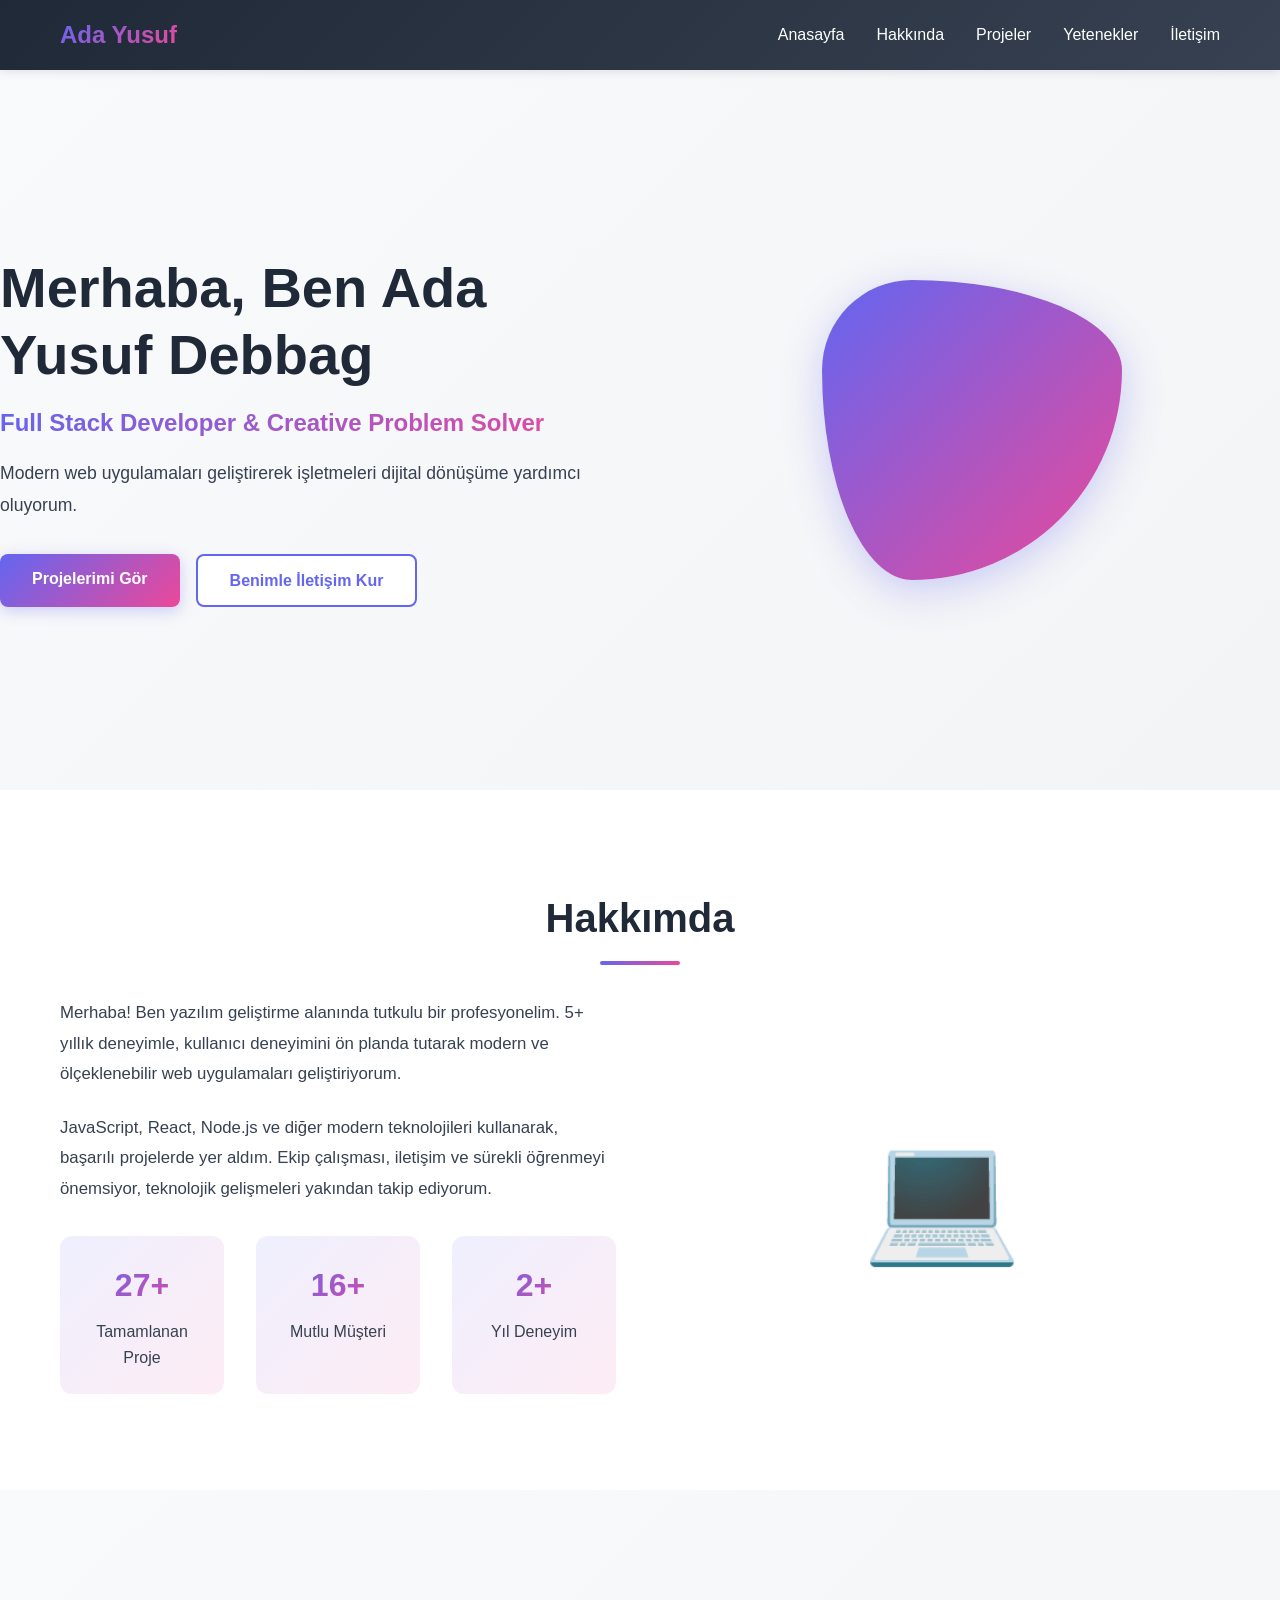
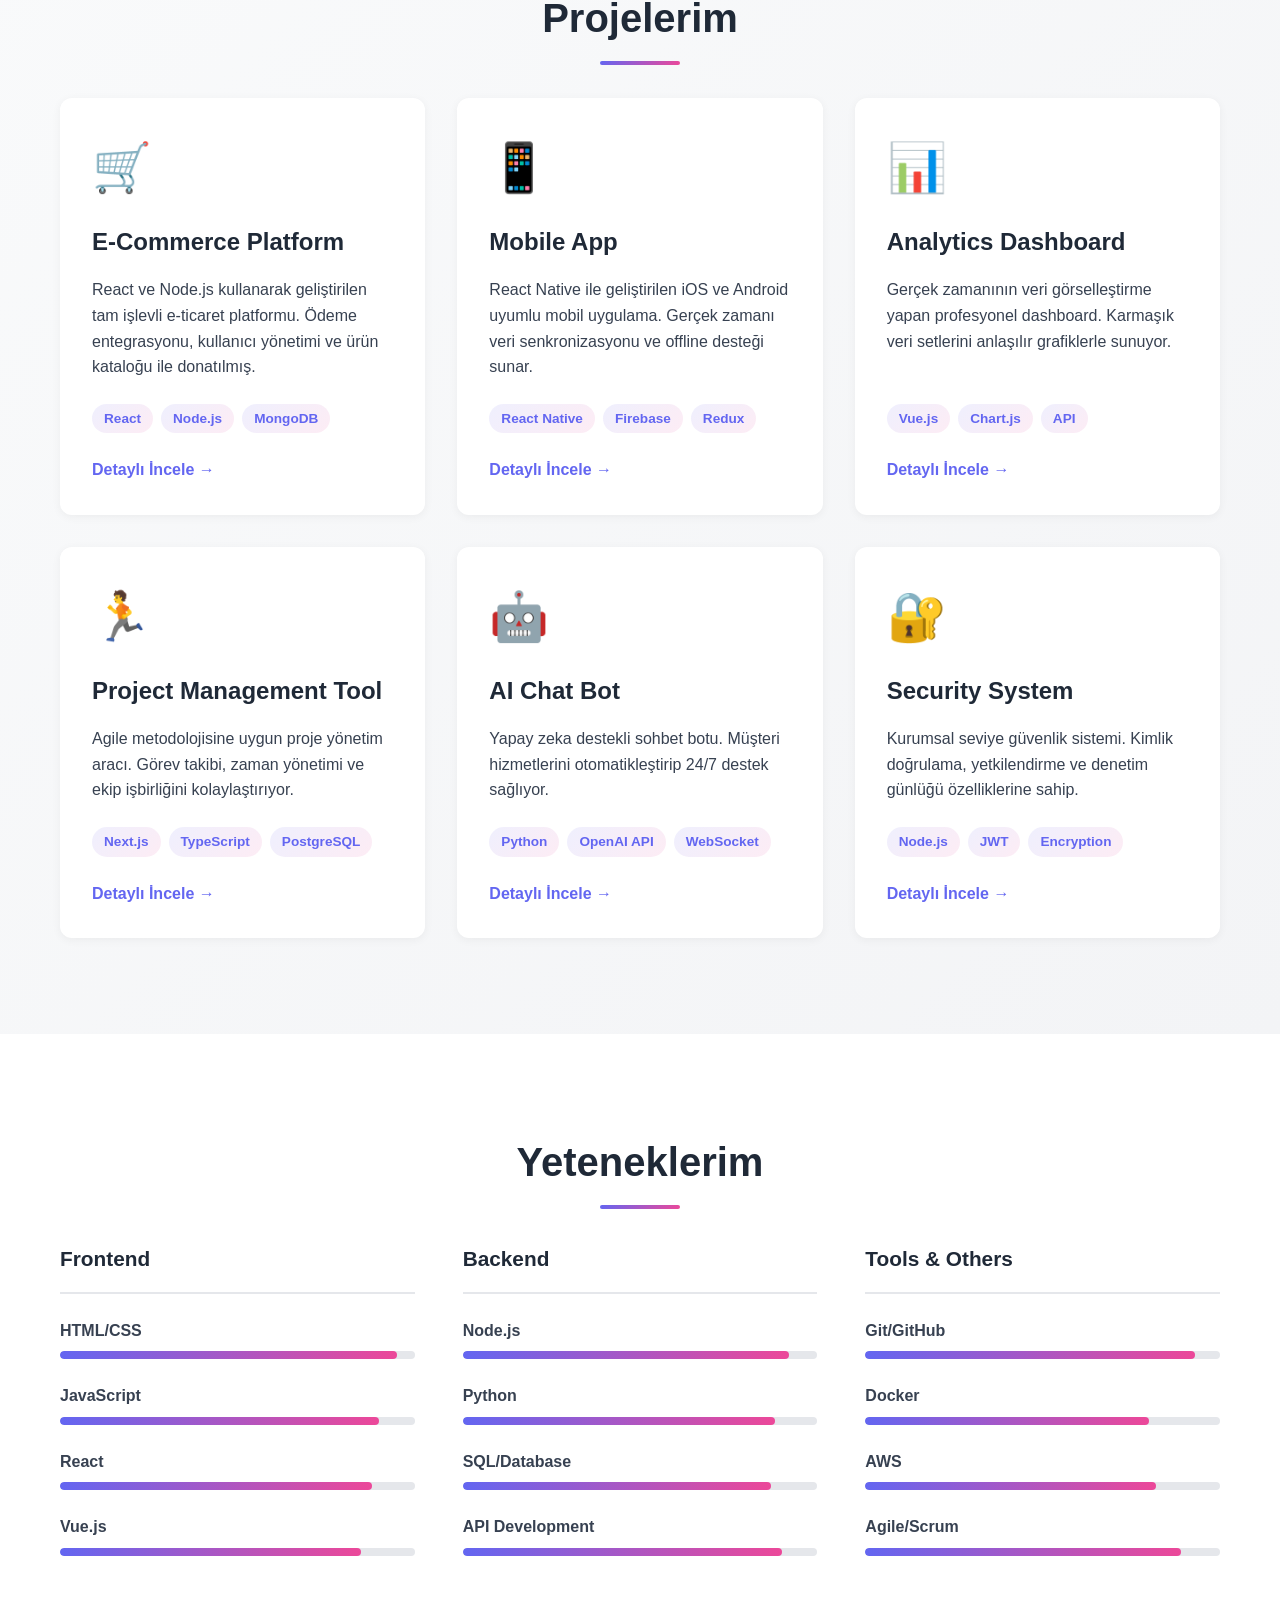
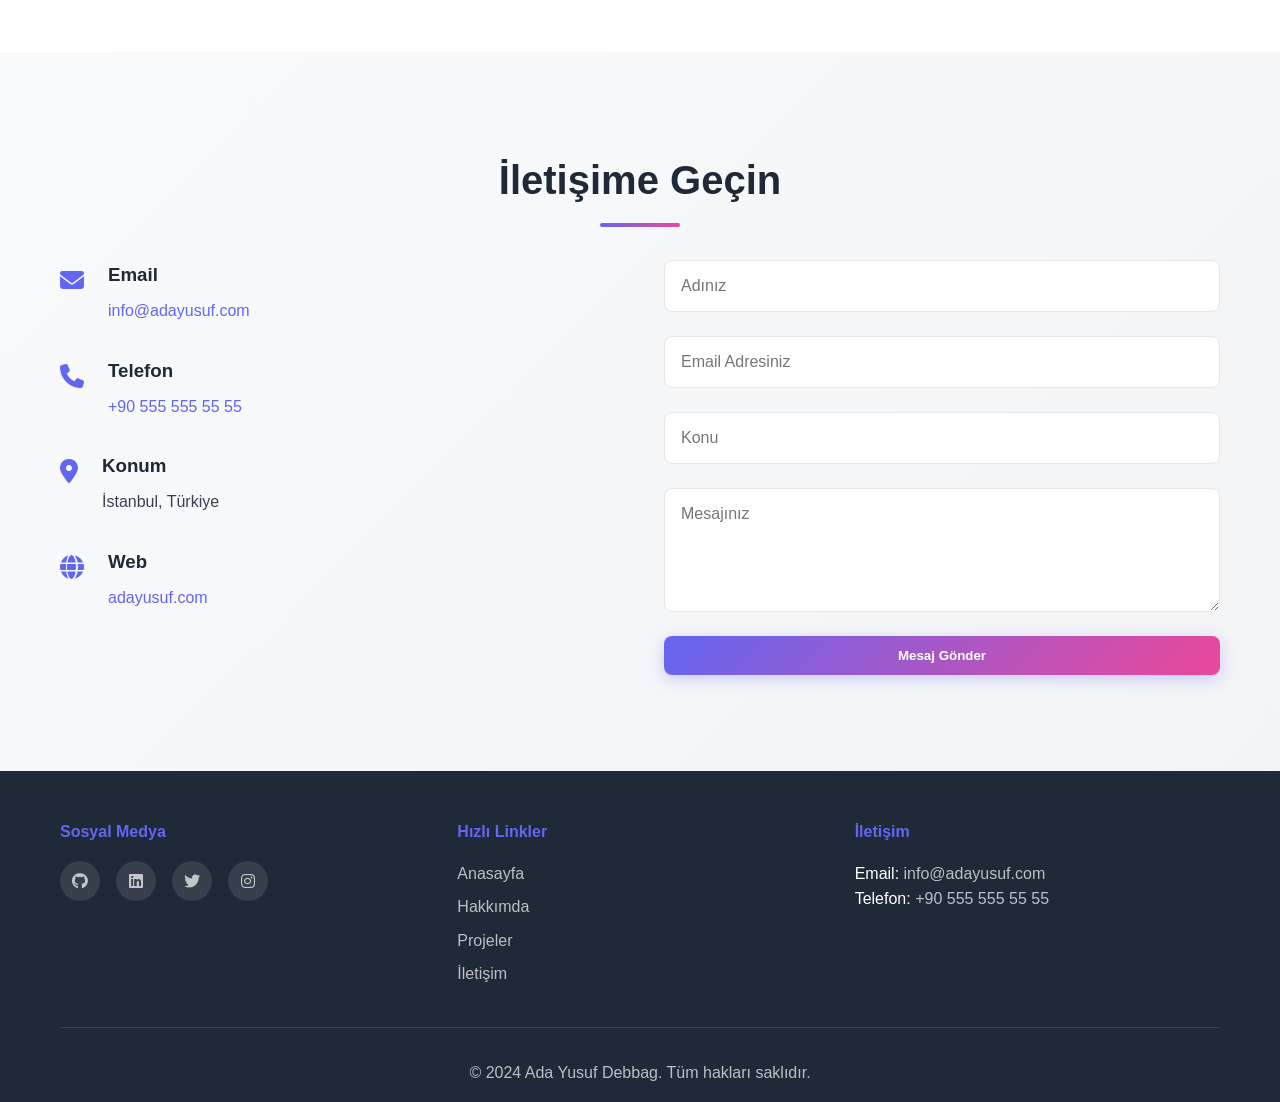
<file: index.html>
<!DOCTYPE html>
<html lang="tr">
<head>
    <meta charset="UTF-8">
    <meta name="viewport" content="width=device-width, initial-scale=1.0">
    <title>Profesyonel Portföy - Ada Yusuf Debbag</title>
    <link rel="stylesheet" href="styles.css">
    <link rel="stylesheet" href="https://cdnjs.cloudflare.com/ajax/libs/font-awesome/6.4.0/css/all.min.css">
</head>
<body>
    <!-- Navigation -->
    <nav class="navbar">
        <div class="container">
            <div class="nav-brand">Ada Yusuf</div>
            <ul class="nav-menu">
                <li><a href="#home" class="nav-link">Anasayfa</a></li>
                <li><a href="#about" class="nav-link">Hakkında</a></li>
                <li><a href="#projects" class="nav-link">Projeler</a></li>
                <li><a href="#skills" class="nav-link">Yetenekler</a></li>
                <li><a href="#contact" class="nav-link">İletişim</a></li>
            </ul>
            <div class="hamburger">
                <span></span>
                <span></span>
                <span></span>
            </div>
        </div>
    </nav>

    <!-- Hero Section -->
    <section id="home" class="hero">
        <div class="hero-content">
            <h1 class="hero-title">Merhaba, Ben Ada Yusuf Debbag</h1>
            <p class="hero-subtitle">Full Stack Developer & Creative Problem Solver</p>
            <p class="hero-description">Modern web uygulamaları geliştirerek işletmeleri dijital dönüşüme yardımcı oluyorum.</p>
            <div class="hero-buttons">
                <a href="#projects" class="btn btn-primary">Projelerimi Gör</a>
                <a href="#contact" class="btn btn-secondary">Benimle İletişim Kur</a>
            </div>
        </div>
        <div class="hero-image">
            <div class="animated-shape"></div>
        </div>
    </section>

    <!-- About Section -->
    <section id="about" class="about">
        <div class="container">
            <h2 class="section-title">Hakkımda</h2>
            <div class="about-content">
                <div class="about-text">
                    <p>Merhaba! Ben yazılım geliştirme alanında tutkulu bir profesyonelim. 5+ yıllık deneyimle, kullanıcı deneyimini ön planda tutarak modern ve ölçeklenebilir web uygulamaları geliştiriyorum.</p>
                    <p>JavaScript, React, Node.js ve diğer modern teknolojileri kullanarak, başarılı projelerde yer aldım. Ekip çalışması, iletişim ve sürekli öğrenmeyi önemsiyor, teknolojik gelişmeleri yakından takip ediyorum.</p>
                    <div class="about-stats">
                        <div class="stat">
                            <span class="stat-number">50</span>
                            <span class="stat-label">Tamamlanan Proje</span>
                        </div>
                        <div class="stat">
                            <span class="stat-number">30</span>
                            <span class="stat-label">Mutlu Müşteri</span>
                        </div>
                        <div class="stat">
                            <span class="stat-number">5</span>
                            <span class="stat-label">Yıl Deneyim</span>
                        </div>
                    </div>
                </div>
                <div class="about-image">
                    <div class="image-placeholder">💻</div>
                </div>
            </div>
        </div>
    </section>

    <!-- Projects Section -->
    <section id="projects" class="projects">
        <div class="container">
            <h2 class="section-title">Projelerim</h2>
            <div class="projects-grid">
                <div class="project-card">
                    <div class="project-image">🛒</div>
                    <h3>E-Commerce Platform</h3>
                    <p>React ve Node.js kullanarak geliştirilen tam işlevli e-ticaret platformu. Ödeme entegrasyonu, kullanıcı yönetimi ve ürün kataloğu ile donatılmış.</p>
                    <div class="project-tech">
                        <span class="tech-badge">React</span>
                        <span class="tech-badge">Node.js</span>
                        <span class="tech-badge">MongoDB</span>
                    </div>
                    <a href="#" class="project-link">Detaylı İncele →</a>
                </div>

                <div class="project-card">
                    <div class="project-image">📱</div>
                    <h3>Mobile App</h3>
                    <p>React Native ile geliştirilen iOS ve Android uyumlu mobil uygulama. Gerçek zamanı veri senkronizasyonu ve offline desteği sunar.</p>
                    <div class="project-tech">
                        <span class="tech-badge">React Native</span>
                        <span class="tech-badge">Firebase</span>
                        <span class="tech-badge">Redux</span>
                    </div>
                    <a href="#" class="project-link">Detaylı İncele →</a>
                </div>

                <div class="project-card">
                    <div class="project-image">📊</div>
                    <h3>Analytics Dashboard</h3>
                    <p>Gerçek zamanının veri görselleştirme yapan profesyonel dashboard. Karmaşık veri setlerini anlaşılır grafiklerle sunuyor.</p>
                    <div class="project-tech">
                        <span class="tech-badge">Vue.js</span>
                        <span class="tech-badge">Chart.js</span>
                        <span class="tech-badge">API</span>
                    </div>
                    <a href="#" class="project-link">Detaylı İncele →</a>
                </div>

                <div class="project-card">
                    <div class="project-image">🏃</div>
                    <h3>Project Management Tool</h3>
                    <p>Agile metodolojisine uygun proje yönetim aracı. Görev takibi, zaman yönetimi ve ekip işbirliğini kolaylaştırıyor.</p>
                    <div class="project-tech">
                        <span class="tech-badge">Next.js</span>
                        <span class="tech-badge">TypeScript</span>
                        <span class="tech-badge">PostgreSQL</span>
                    </div>
                    <a href="#" class="project-link">Detaylı İncele →</a>
                </div>

                <div class="project-card">
                    <div class="project-image">🤖</div>
                    <h3>AI Chat Bot</h3>
                    <p>Yapay zeka destekli sohbet botu. Müşteri hizmetlerini otomatikleştirip 24/7 destek sağlıyor.</p>
                    <div class="project-tech">
                        <span class="tech-badge">Python</span>
                        <span class="tech-badge">OpenAI API</span>
                        <span class="tech-badge">WebSocket</span>
                    </div>
                    <a href="#" class="project-link">Detaylı İncele →</a>
                </div>

                <div class="project-card">
                    <div class="project-image">🔐</div>
                    <h3>Security System</h3>
                    <p>Kurumsal seviye güvenlik sistemi. Kimlik doğrulama, yetkilendirme ve denetim günlüğü özelliklerine sahip.</p>
                    <div class="project-tech">
                        <span class="tech-badge">Node.js</span>
                        <span class="tech-badge">JWT</span>
                        <span class="tech-badge">Encryption</span>
                    </div>
                    <a href="#" class="project-link">Detaylı İncele →</a>
                </div>
            </div>
        </div>
    </section>

    <!-- Skills Section -->
    <section id="skills" class="skills">
        <div class="container">
            <h2 class="section-title">Yeteneklerim</h2>
            <div class="skills-grid">
                <div class="skill-category">
                    <h3>Frontend</h3>
                    <div class="skill-list">
                        <div class="skill-item">
                            <span class="skill-name">HTML/CSS</span>
                            <div class="skill-bar">
                                <div class="skill-progress" style="width: 95%"></div>
                            </div>
                        </div>
                        <div class="skill-item">
                            <span class="skill-name">JavaScript</span>
                            <div class="skill-bar">
                                <div class="skill-progress" style="width: 90%"></div>
                            </div>
                        </div>
                        <div class="skill-item">
                            <span class="skill-name">React</span>
                            <div class="skill-bar">
                                <div class="skill-progress" style="width: 88%"></div>
                            </div>
                        </div>
                        <div class="skill-item">
                            <span class="skill-name">Vue.js</span>
                            <div class="skill-bar">
                                <div class="skill-progress" style="width: 85%"></div>
                            </div>
                        </div>
                    </div>
                </div>

                <div class="skill-category">
                    <h3>Backend</h3>
                    <div class="skill-list">
                        <div class="skill-item">
                            <span class="skill-name">Node.js</span>
                            <div class="skill-bar">
                                <div class="skill-progress" style="width: 92%"></div>
                            </div>
                        </div>
                        <div class="skill-item">
                            <span class="skill-name">Python</span>
                            <div class="skill-bar">
                                <div class="skill-progress" style="width: 88%"></div>
                            </div>
                        </div>
                        <div class="skill-item">
                            <span class="skill-name">SQL/Database</span>
                            <div class="skill-bar">
                                <div class="skill-progress" style="width: 87%"></div>
                            </div>
                        </div>
                        <div class="skill-item">
                            <span class="skill-name">API Development</span>
                            <div class="skill-bar">
                                <div class="skill-progress" style="width: 90%"></div>
                            </div>
                        </div>
                    </div>
                </div>

                <div class="skill-category">
                    <h3>Tools & Others</h3>
                    <div class="skill-list">
                        <div class="skill-item">
                            <span class="skill-name">Git/GitHub</span>
                            <div class="skill-bar">
                                <div class="skill-progress" style="width: 93%"></div>
                            </div>
                        </div>
                        <div class="skill-item">
                            <span class="skill-name">Docker</span>
                            <div class="skill-bar">
                                <div class="skill-progress" style="width: 80%"></div>
                            </div>
                        </div>
                        <div class="skill-item">
                            <span class="skill-name">AWS</span>
                            <div class="skill-bar">
                                <div class="skill-progress" style="width: 82%"></div>
                            </div>
                        </div>
                        <div class="skill-item">
                            <span class="skill-name">Agile/Scrum</span>
                            <div class="skill-bar">
                                <div class="skill-progress" style="width: 89%"></div>
                            </div>
                        </div>
                    </div>
                </div>
            </div>
        </div>
    </section>

    <!-- Contact Section -->
    <section id="contact" class="contact">
        <div class="container">
            <h2 class="section-title">İletişime Geçin</h2>
            <div class="contact-content">
                <div class="contact-info">
                    <div class="contact-item">
                        <i class="fas fa-envelope"></i>
                        <div>
                            <h3>Email</h3>
                            <p><a href="mailto:info@adayusuf.com">info@adayusuf.com</a></p>
                        </div>
                    </div>
                    <div class="contact-item">
                        <i class="fas fa-phone"></i>
                        <div>
                            <h3>Telefon</h3>
                            <p><a href="tel:+905555555555">+90 555 555 55 55</a></p>
                        </div>
                    </div>
                    <div class="contact-item">
                        <i class="fas fa-map-marker-alt"></i>
                        <div>
                            <h3>Konum</h3>
                            <p>İstanbul, Türkiye</p>
                        </div>
                    </div>
                    <div class="contact-item">
                        <i class="fas fa-globe"></i>
                        <div>
                            <h3>Web</h3>
                            <p><a href="https://adayusuf.com">adayusuf.com</a></p>
                        </div>
                    </div>
                </div>

                <form class="contact-form" id="contactForm">
                    <div class="form-group">
                        <input type="text" placeholder="Adınız" required>
                    </div>
                    <div class="form-group">
                        <input type="email" placeholder="Email Adresiniz" required>
                    </div>
                    <div class="form-group">
                        <input type="text" placeholder="Konu">
                    </div>
                    <div class="form-group">
                        <textarea placeholder="Mesajınız" rows="5" required></textarea>
                    </div>
                    <button type="submit" class="btn btn-primary">Mesaj Gönder</button>
                </form>
            </div>
        </div>
    </section>

    <!-- Footer -->
    <footer class="footer">
        <div class="container">
            <div class="footer-content">
                <div class="footer-section">
                    <h4>Sosyal Medya</h4>
                    <div class="social-links">
                        <a href="https://github.com" target="_blank" title="GitHub"><i class="fab fa-github"></i></a>
                        <a href="https://linkedin.com" target="_blank" title="LinkedIn"><i class="fab fa-linkedin"></i></a>
                        <a href="https://twitter.com" target="_blank" title="Twitter"><i class="fab fa-twitter"></i></a>
                        <a href="https://instagram.com" target="_blank" title="Instagram"><i class="fab fa-instagram"></i></a>
                    </div>
                </div>
                <div class="footer-section">
                    <h4>Hızlı Linkler</h4>
                    <ul>
                        <li><a href="#home">Anasayfa</a></li>
                        <li><a href="#about">Hakkımda</a></li>
                        <li><a href="#projects">Projeler</a></li>
                        <li><a href="#contact">İletişim</a></li>
                    </ul>
                </div>
                <div class="footer-section">
                    <h4>İletişim</h4>
                    <p>Email: <a href="mailto:info@adayusuf.com">info@adayusuf.com</a></p>
                    <p>Telefon: <a href="tel:+905555555555">+90 555 555 55 55</a></p>
                </div>
            </div>
            <div class="footer-bottom">
                <p>&copy; 2024 Ada Yusuf Debbag. Tüm hakları saklıdır.</p>
            </div>
        </div>
    </footer>

    <script src="script.js"></script>
</body>
</html>
</file>
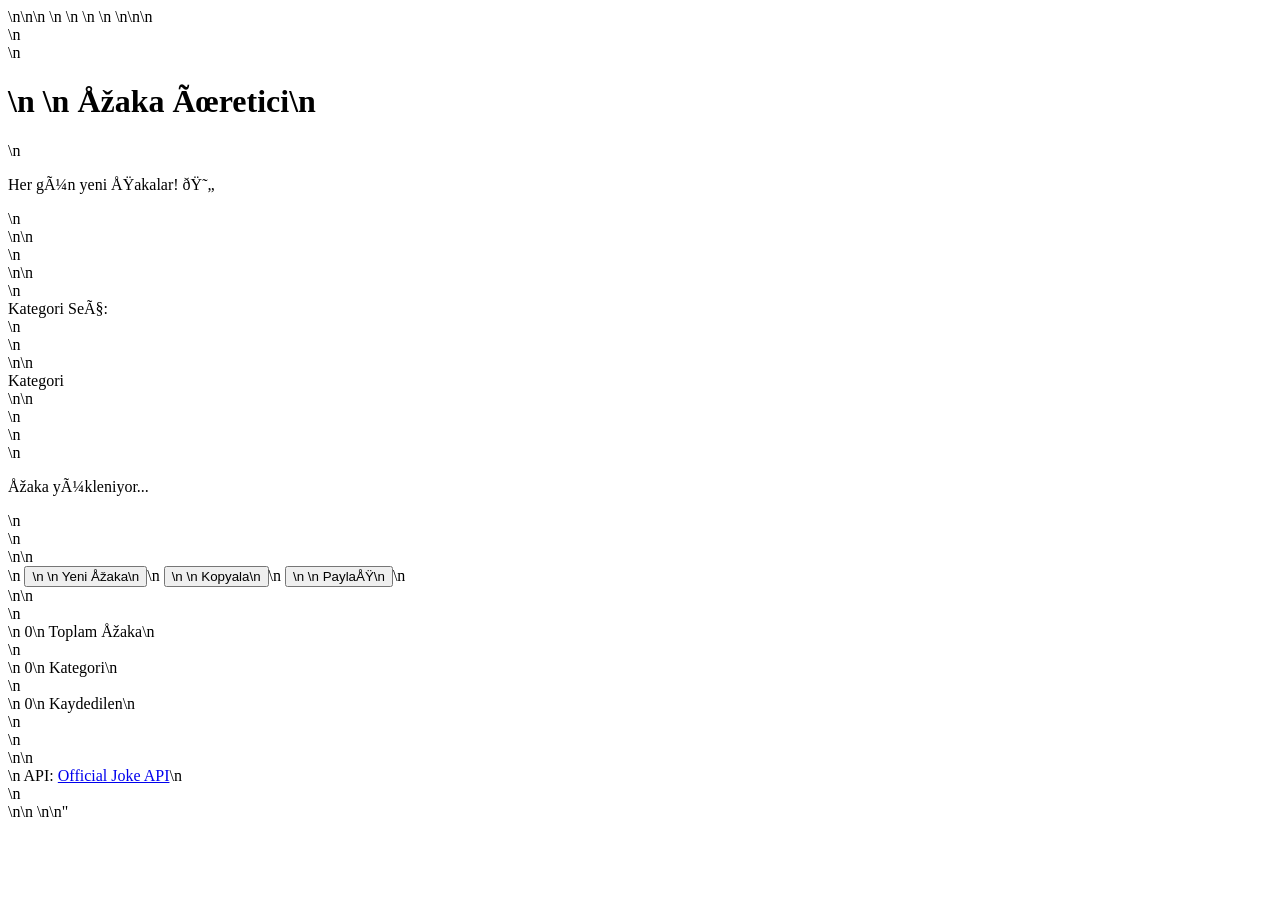
<file: joke-generator.html>
<!DOCTYPE html>\n<html lang=\"tr\">\n<head>\n    <meta charset=\"UTF-8\">\n    <meta name=\"viewport\" content=\"width=device-width, initial-scale=1.0\">\n    <title>Random Joke Generator - Şaka Üretici</title>\n    <link rel=\"stylesheet\" href=\"https://cdnjs.cloudflare.com/ajax/libs/font-awesome/6.4.0/css/all.min.css\">\n    <style>\n        * {\n            margin: 0;\n            padding: 0;\n            box-sizing: border-box;\n        }\n\n        body {\n            font-family: 'Segoe UI', Tahoma, Geneva, Verdana, sans-serif;\n            background: linear-gradient(135deg, #667eea 0%, #764ba2 100%);\n            min-height: 100vh;\n            display: flex;\n            justify-content: center;\n            align-items: center;\n            padding: 20px;\n        }\n\n        .container {\n            max-width: 600px;\n            width: 100%;\n        }\n\n        .header {\n            text-align: center;\n            color: white;\n            margin-bottom: 3rem;\n        }\n\n        .header h1 {\n            font-size: 2.5rem;\n            margin-bottom: 0.5rem;\n            display: flex;\n            align-items: center;\n            justify-content: center;\n            gap: 10px;\n        }\n\n        .header p {\n            font-size: 1.1rem;\n            opacity: 0.9;\n        }\n\n        .joke-card {\n            background: white;\n            border-radius: 20px;\n            padding: 3rem;\n            box-shadow: 0 20px 60px rgba(0, 0, 0, 0.3);\n            animation: slideIn 0.5s ease;\n        }\n\n        @keyframes slideIn {\n            from {\n                opacity: 0;\n                transform: translateY(20px);\n            }\n            to {\n                opacity: 1;\n                transform: translateY(0);\n            }\n        }\n\n        .joke-category {\n            display: inline-block;\n            background: linear-gradient(135deg, #667eea 0%, #764ba2 100%);\n            color: white;\n            padding: 0.5rem 1rem;\n            border-radius: 20px;\n            font-size: 0.9rem;\n            font-weight: 600;\n            margin-bottom: 1.5rem;\n        }\n\n        .joke-content {\n            min-height: 120px;\n            display: flex;\n            align-items: center;\n            justify-content: center;\n            text-align: center;\n        }\n\n        .joke-text {\n            font-size: 1.3rem;\n            line-height: 1.8;\n            color: #333;\n            font-weight: 500;\n        }\n\n        .loading {\n            text-align: center;\n            padding: 2rem;\n        }\n\n        .spinner {\n            border: 4px solid #f3f3f3;\n            border-top: 4px solid #667eea;\n            border-radius: 50%;\n            width: 40px;\n            height: 40px;\n            animation: spin 1s linear infinite;\n            margin: 0 auto;\n        }\n\n        @keyframes spin {\n            0% { transform: rotate(0deg); }\n            100% { transform: rotate(360deg); }\n        }\n\n        .buttons {\n            display: grid;\n            grid-template-columns: 1fr 1fr;\n            gap: 1rem;\n            margin-top: 2rem;\n        }\n\n        .btn {\n            padding: 1rem;\n            border: none;\n            border-radius: 12px;\n            font-size: 1rem;\n            font-weight: 600;\n            cursor: pointer;\n            transition: all 0.3s ease;\n            display: flex;\n            align-items: center;\n            justify-content: center;\n            gap: 0.5rem;\n        }\n\n        .btn-primary {\n            background: linear-gradient(135deg, #667eea 0%, #764ba2 100%);\n            color: white;\n            grid-column: 1 / -1;\n        }\n\n        .btn-primary:hover {\n            transform: translateY(-2px);\n            box-shadow: 0 10px 25px rgba(102, 126, 234, 0.4);\n        }\n\n        .btn-primary:active {\n            transform: translateY(0);\n        }\n\n        .btn-secondary {\n            background: #f0f0f0;\n            color: #667eea;\n            border: 2px solid #667eea;\n        }\n\n        .btn-secondary:hover {\n            background: #667eea;\n            color: white;\n            transform: translateY(-2px);\n        }\n\n        .btn:disabled {\n            opacity: 0.6;\n            cursor: not-allowed;\n            transform: none !important;\n        }\n\n        .joke-stats {\n            display: flex;\n            justify-content: space-around;\n            margin-top: 2rem;\n            padding-top: 2rem;\n            border-top: 2px solid #f0f0f0;\n        }\n\n        .stat {\n            text-align: center;\n        }\n\n        .stat-number {\n            display: block;\n            font-size: 1.8rem;\n            font-weight: bold;\n            color: #667eea;\n        }\n\n        .stat-label {\n            display: block;\n            font-size: 0.85rem;\n            color: #999;\n            margin-top: 0.5rem;\n        }\n\n        .error-message {\n            background: #fee;\n            color: #c33;\n            padding: 1rem;\n            border-radius: 8px;\n            margin-bottom: 1rem;\n            display: none;\n        }\n\n        .error-message.show {\n            display: block;\n        }\n\n        .category-filter {\n            display: grid;\n            grid-template-columns: repeat(auto-fit, minmax(80px, 1fr));\n            gap: 0.5rem;\n            margin: 2rem 0;\n        }\n\n        .category-btn {\n            padding: 0.5rem;\n            border: 2px solid #ddd;\n            background: white;\n            border-radius: 8px;\n            cursor: pointer;\n            font-size: 0.85rem;\n            transition: all 0.3s ease;\n        }\n\n        .category-btn:hover {\n            border-color: #667eea;\n            color: #667eea;\n        }\n\n        .category-btn.active {\n            background: #667eea;\n            color: white;\n            border-color: #667eea;\n        }\n\n        .footer-link {\n            text-align: center;\n            margin-top: 2rem;\n            color: #999;\n            font-size: 0.9rem;\n        }\n\n        .footer-link a {\n            color: #667eea;\n            text-decoration: none;\n            font-weight: 600;\n        }\n\n        .footer-link a:hover {\n            text-decoration: underline;\n        }\n\n        @media (max-width: 600px) {\n            .header h1 {\n                font-size: 1.8rem;\n            }\n\n            .joke-card {\n                padding: 2rem;\n            }\n\n            .joke-text {\n                font-size: 1.1rem;\n            }\n\n            .buttons {\n                grid-template-columns: 1fr;\n            }\n        }\n    </style>\n</head>\n<body>\n    <div class=\"container\">\n        <div class=\"header\">\n            <h1>\n                <i class=\"fas fa-laugh-beam\"></i>\n                Şaka Üretici\n            </h1>\n            <p>Her gün yeni şakalar! 😄</p>\n        </div>\n\n        <div class=\"joke-card\">\n            <div class=\"error-message\" id=\"errorMessage\"></div>\n\n            <div id=\"categorySection\">\n                <div style=\"font-weight: 600; margin-bottom: 0.5rem;\">Kategori Seç:</div>\n                <div class=\"category-filter\" id=\"categoryFilter\"></div>\n            </div>\n\n            <div class=\"joke-category\" id=\"jokeCategory\">Kategori</div>\n\n            <div class=\"joke-content\" id=\"jokeContent\">\n                <div class=\"loading\">\n                    <div class=\"spinner\"></div>\n                    <p style=\"margin-top: 1rem; color: #999;\">Şaka yükleniyor...</p>\n                </div>\n            </div>\n\n            <div class=\"buttons\">\n                <button class=\"btn btn-primary\" id=\"getJokeBtn\">\n                    <i class=\"fas fa-sync-alt\"></i>\n                    Yeni Şaka\n                </button>\n                <button class=\"btn btn-secondary\" id=\"copyBtn\">\n                    <i class=\"fas fa-copy\"></i>\n                    Kopyala\n                </button>\n                <button class=\"btn btn-secondary\" id=\"shareBtn\">\n                    <i class=\"fas fa-share-alt\"></i>\n                    Paylaş\n                </button>\n            </div>\n\n            <div class=\"joke-stats\">\n                <div class=\"stat\">\n                    <span class=\"stat-number\" id=\"jokeCount\">0</span>\n                    <span class=\"stat-label\">Toplam Şaka</span>\n                </div>\n                <div class=\"stat\">\n                    <span class=\"stat-number\" id=\"categoryCount\">0</span>\n                    <span class=\"stat-label\">Kategori</span>\n                </div>\n                <div class=\"stat\">\n                    <span class=\"stat-number\" id=\"savedCount\">0</span>\n                    <span class=\"stat-label\">Kaydedilen</span>\n                </div>\n            </div>\n        </div>\n\n        <div class=\"footer-link\">\n            API: <a href=\"https://official-joke-api.appspot.com\" target=\"_blank\">Official Joke API</a>\n        </div>\n    </div>\n\n    <script>\n        // Constants\n        const API_URL = 'https://official-joke-api.appspot.com/jokes';\n        const CATEGORIES = ['general', 'programming', 'knock-knock'];\n        \n        // State\n        let currentJoke = null;\n        let jokeCount = 0;\n        let savedJokes = [];\n        let selectedCategory = 'general';\n\n        // DOM Elements\n        const jokeContent = document.getElementById('jokeContent');\n        const getJokeBtn = document.getElementById('getJokeBtn');\n        const copyBtn = document.getElementById('copyBtn');\n        const shareBtn = document.getElementById('shareBtn');\n        const jokeCategory = document.getElementById('jokeCategory');\n        const errorMessage = document.getElementById('errorMessage');\n        const jokeCountEl = document.getElementById('jokeCount');\n        const savedCountEl = document.getElementById('savedCount');\n        const categoryFilter = document.getElementById('categoryFilter');\n        const categoryCountEl = document.getElementById('categoryCount');\n\n        // Initialize\n        function init() {\n            loadFromLocalStorage();\n            setupCategoryFilter();\n            getRandomJoke();\n            attachEventListeners();\n        }\n\n        // Setup category filter buttons\n        function setupCategoryFilter() {\n            categoryFilter.innerHTML = '';\n            CATEGORIES.forEach(category => {\n                const btn = document.createElement('button');\n                btn.className = `category-btn ${category === selectedCategory ? 'active' : ''}`;\n                btn.textContent = category.charAt(0).toUpperCase() + category.slice(1);\n                btn.onclick = () => selectCategory(category);\n                categoryFilter.appendChild(btn);\n            });\n            categoryCountEl.textContent = CATEGORIES.length;\n        }\n\n        // Select category\n        function selectCategory(category) {\n            selectedCategory = category;\n            setupCategoryFilter();\n            getRandomJoke();\n        }\n\n        // Get random joke from API\n        async function getRandomJoke() {\n            try {\n                hideError();\n                showLoading();\n                getJokeBtn.disabled = true;\n\n                const endpoint = selectedCategory === 'general' \n                    ? `${API_URL}/random`\n                    : `${API_URL}/${selectedCategory}/random`;\n\n                const response = await fetch(endpoint);\n                \n                if (!response.ok) {\n                    throw new Error('Şaka yüklenemedi. Lütfen tekrar deneyin.');\n                }\n\n                const data = await response.json();\n                \n                // Handle both single joke and array responses\n                const joke = Array.isArray(data) ? data[0] : data;\n                \n                currentJoke = joke;\n                displayJoke(joke);\n                jokeCount++;\n                updateStats();\n\n            } catch (error) {\n                showError(error.message);\n                console.error('Error:', error);\n            } finally {\n                getJokeBtn.disabled = false;\n            }\n        }\n\n        // Display joke\n        function displayJoke(joke) {\n            let jokeText = '';\n            \n            if (joke.type === 'two_part') {\n                jokeText = `<strong>${joke.setup}</strong><br><br>${joke.delivery}`;\n            } else {\n                jokeText = joke.joke || joke.text || 'Şaka yüklendi!';\n            }\n\n            jokeContent.innerHTML = `<div class=\"joke-text\">${jokeText}</div>`;\n            \n            const category = joke.category || selectedCategory;\n            jokeCategory.textContent = category.charAt(0).toUpperCase() + category.slice(1);\n        }\n\n        // Show loading state\n        function showLoading() {\n            jokeContent.innerHTML = `\n                <div class=\"loading\">\n                    <div class=\"spinner\"></div>\n                    <p style=\"margin-top: 1rem; color: #999;\">Şaka yükleniyor...</p>\n                </div>\n            `;\n        }\n\n        // Show error\n        function showError(message) {\n            errorMessage.textContent = message;\n            errorMessage.classList.add('show');\n            jokeContent.innerHTML = `<div class=\"joke-text\" style=\"color: #c33;\">${message}</div>`;\n        }\n\n        // Hide error\n        function hideError() {\n            errorMessage.classList.remove('show');\n        }\n\n        // Copy joke to clipboard\n        function copyJoke() {\n            if (!currentJoke) return;\n            \n            let jokeText = '';\n            if (currentJoke.type === 'two_part') {\n                jokeText = `${currentJoke.setup}\\n\\n${currentJoke.delivery}`;\n            } else {\n                jokeText = currentJoke.joke || currentJoke.text || '';\n            }\n\n            navigator.clipboard.writeText(jokeText).then(() => {\n                const originalText = copyBtn.innerHTML;\n                copyBtn.innerHTML = '<i class=\"fas fa-check\"></i> Kopyalandı!';\n                setTimeout(() => {\n                    copyBtn.innerHTML = originalText;\n                }, 2000);\n            }).catch(err => {\n                showError('Kopyalanırken hata oluştu!');\n            });\n        }\n\n        // Share joke\n        function shareJoke() {\n            if (!currentJoke) return;\n            \n            let jokeText = '';\n            if (currentJoke.type === 'two_part') {\n                jokeText = `${currentJoke.setup}\\n\\n${currentJoke.delivery}`;\n            } else {\n                jokeText = currentJoke.joke || currentJoke.text || '';\n            }\n\n            if (navigator.share) {\n                navigator.share({\n                    title: 'Şaka Üretici',\n                    text: jokeText\n                }).catch(err => console.log('Share cancelled'));\n            } else {\n                copyJoke();\n                alert('Şaka kopyalandı! Paylaşabilirsin.');\n            }\n        }\n\n        // Save jokes to localStorage\n        function saveToLocalStorage() {\n            const data = {\n                jokeCount: jokeCount,\n                savedJokes: savedJokes,\n                selectedCategory: selectedCategory\n            };\n            localStorage.setItem('jokeGeneratorData', JSON.stringify(data));\n        }\n\n        // Load from localStorage\n        function loadFromLocalStorage() {\n            const saved = localStorage.getItem('jokeGeneratorData');\n            if (saved) {\n                const data = JSON.parse(saved);\n                jokeCount = data.jokeCount || 0;\n                savedJokes = data.savedJokes || [];\n                selectedCategory = data.selectedCategory || 'general';\n            }\n        }\n\n        // Update stats\n        function updateStats() {\n            jokeCountEl.textContent = jokeCount;\n            savedCountEl.textContent = savedJokes.length;\n            saveToLocalStorage();\n        }\n\n        // Attach event listeners\n        function attachEventListeners() {\n            getJokeBtn.addEventListener('click', getRandomJoke);\n            copyBtn.addEventListener('click', copyJoke);\n            shareBtn.addEventListener('click', shareJoke);\n\n            // Keyboard shortcut: Spacebar for new joke\n            document.addEventListener('keydown', (e) => {\n                if (e.code === 'Space' && !getJokeBtn.disabled) {\n                    e.preventDefault();\n                    getRandomJoke();\n                }\n            });\n        }\n\n        // Start the app\n        init();\n        updateStats();\n    </script>\n</body>\n</html>"
</file>
<file: styles.css>
* {
    margin: 0;
    padding: 0;
    box-sizing: border-box;
}

:root {
    --primary-color: #6366f1;
    --secondary-color: #ec4899;
    --dark-color: #1f2937;
    --light-color: #f9fafb;
    --text-color: #374151;
    --border-color: #e5e7eb;
    --success-color: #10b981;
    --transition: all 0.3s ease;
}

body {
    font-family: 'Segoe UI', Tahoma, Geneva, Verdana, sans-serif;
    line-height: 1.6;
    color: var(--text-color);
    background-color: #ffffff;
}

.container {
    max-width: 1200px;
    margin: 0 auto;
    padding: 0 20px;
}

/* Navigation */
.navbar {
    background: linear-gradient(135deg, var(--dark-color) 0%, #374151 100%);
    color: white;
    padding: 1rem 0;
    position: sticky;
    top: 0;
    z-index: 1000;
    box-shadow: 0 2px 10px rgba(0, 0, 0, 0.1);
}

.navbar .container {
    display: flex;
    justify-content: space-between;
    align-items: center;
}

.nav-brand {
    font-size: 1.5rem;
    font-weight: bold;
    background: linear-gradient(135deg, var(--primary-color) 0%, var(--secondary-color) 100%);
    -webkit-background-clip: text;
    -webkit-text-fill-color: transparent;
    background-clip: text;
}

.nav-menu {
    display: flex;
    list-style: none;
    gap: 2rem;
}

.nav-link {
    color: white;
    text-decoration: none;
    transition: var(--transition);
    position: relative;
}

.nav-link:hover {
    color: var(--primary-color);
}

.nav-link::after {
    content: '';
    position: absolute;
    bottom: -5px;
    left: 0;
    width: 0;
    height: 2px;
    background: linear-gradient(135deg, var(--primary-color) 0%, var(--secondary-color) 100%);
    transition: var(--transition);
}

.nav-link:hover::after {
    width: 100%;
}

.hamburger {
    display: none;
    flex-direction: column;
    cursor: pointer;
}

.hamburger span {
    width: 25px;
    height: 3px;
    background: white;
    margin: 5px 0;
    transition: var(--transition);
}

/* Hero Section */
.hero {
    display: grid;
    grid-template-columns: 1fr 1fr;
    align-items: center;
    gap: 3rem;
    padding: 6rem 0;
    background: linear-gradient(135deg, #f9fafb 0%, #f3f4f6 100%);
    min-height: 80vh;
}

.hero-content {
    animation: slideInLeft 0.8s ease;
}

.hero-title {
    font-size: 3.5rem;
    font-weight: bold;
    color: var(--dark-color);
    margin-bottom: 1rem;
    line-height: 1.2;
}

.hero-subtitle {
    font-size: 1.5rem;
    background: linear-gradient(135deg, var(--primary-color) 0%, var(--secondary-color) 100%);
    -webkit-background-clip: text;
    -webkit-text-fill-color: transparent;
    background-clip: text;
    margin-bottom: 1rem;
    font-weight: 600;
}

.hero-description {
    font-size: 1.1rem;
    color: var(--text-color);
    margin-bottom: 2rem;
    line-height: 1.8;
}

.hero-buttons {
    display: flex;
    gap: 1rem;
    flex-wrap: wrap;
}

.btn {
    padding: 0.75rem 2rem;
    border-radius: 8px;
    text-decoration: none;
    font-weight: 600;
    cursor: pointer;
    border: none;
    transition: var(--transition);
    display: inline-block;
    text-align: center;
}

.btn-primary {
    background: linear-gradient(135deg, var(--primary-color) 0%, var(--secondary-color) 100%);
    color: white;
    box-shadow: 0 4px 15px rgba(99, 102, 241, 0.3);
}

.btn-primary:hover {
    transform: translateY(-2px);
    box-shadow: 0 6px 20px rgba(99, 102, 241, 0.4);
}

.btn-secondary {
    background: white;
    color: var(--primary-color);
    border: 2px solid var(--primary-color);
}

.btn-secondary:hover {
    background: var(--primary-color);
    color: white;
    transform: translateY(-2px);
}

.hero-image {
    display: flex;
    justify-content: center;
    align-items: center;
    height: 400px;
}

.animated-shape {
    width: 300px;
    height: 300px;
    background: linear-gradient(135deg, var(--primary-color) 0%, var(--secondary-color) 100%);
    border-radius: 30% 70% 70% 30% / 30% 30% 70% 70%;
    animation: morph 8s ease-in-out infinite;
    box-shadow: 0 10px 40px rgba(99, 102, 241, 0.3);
}

/* About Section */
.about {
    padding: 6rem 0;
    background: white;
}

.section-title {
    font-size: 2.5rem;
    font-weight: bold;
    color: var(--dark-color);
    margin-bottom: 3rem;
    text-align: center;
    position: relative;
}

.section-title::after {
    content: '';
    position: absolute;
    bottom: -15px;
    left: 50%;
    transform: translateX(-50%);
    width: 80px;
    height: 4px;
    background: linear-gradient(135deg, var(--primary-color) 0%, var(--secondary-color) 100%);
    border-radius: 2px;
}

.about-content {
    display: grid;
    grid-template-columns: 1fr 1fr;
    gap: 3rem;
    align-items: center;
    margin-top: 3rem;
}

.about-text p {
    margin-bottom: 1.5rem;
    font-size: 1.05rem;
    line-height: 1.8;
    color: var(--text-color);
}

.about-stats {
    display: grid;
    grid-template-columns: repeat(3, 1fr);
    gap: 2rem;
    margin-top: 2rem;
}

.stat {
    text-align: center;
    padding: 1.5rem;
    background: linear-gradient(135deg, rgba(99, 102, 241, 0.1) 0%, rgba(236, 72, 153, 0.1) 100%);
    border-radius: 12px;
}

.stat-number {
    display: block;
    font-size: 2rem;
    font-weight: bold;
    background: linear-gradient(135deg, var(--primary-color) 0%, var(--secondary-color) 100%);
    -webkit-background-clip: text;
    -webkit-text-fill-color: transparent;
    background-clip: text;
}

.stat-label {
    display: block;
    color: var(--text-color);
    margin-top: 0.5rem;
}

.about-image {
    display: flex;
    justify-content: center;
    align-items: center;
}

.image-placeholder {
    font-size: 8rem;
    animation: float 3s ease-in-out infinite;
}

/* Projects Section */
.projects {
    padding: 6rem 0;
    background: linear-gradient(135deg, #f9fafb 0%, #f3f4f6 100%);
}

.projects-grid {
    display: grid;
    grid-template-columns: repeat(auto-fit, minmax(300px, 1fr));
    gap: 2rem;
    margin-top: 3rem;
}

.project-card {
    background: white;
    border-radius: 12px;
    padding: 2rem;
    box-shadow: 0 2px 10px rgba(0, 0, 0, 0.05);
    transition: var(--transition);
    display: flex;
    flex-direction: column;
}

.project-card:hover {
    transform: translateY(-10px);
    box-shadow: 0 10px 30px rgba(99, 102, 241, 0.2);
}

.project-image {
    font-size: 3rem;
    margin-bottom: 1rem;
}

.project-card h3 {
    font-size: 1.5rem;
    color: var(--dark-color);
    margin-bottom: 1rem;
}

.project-card p {
    color: var(--text-color);
    margin-bottom: 1.5rem;
    flex-grow: 1;
}

.project-tech {
    display: flex;
    flex-wrap: wrap;
    gap: 0.5rem;
    margin-bottom: 1.5rem;
}

.tech-badge {
    background: linear-gradient(135deg, rgba(99, 102, 241, 0.1) 0%, rgba(236, 72, 153, 0.1) 100%);
    color: var(--primary-color);
    padding: 0.25rem 0.75rem;
    border-radius: 20px;
    font-size: 0.85rem;
    font-weight: 600;
}

.project-link {
    color: var(--primary-color);
    text-decoration: none;
    font-weight: 600;
    transition: var(--transition);
}

.project-link:hover {
    color: var(--secondary-color);
    margin-right: 5px;
}

/* Skills Section */
.skills {
    padding: 6rem 0;
    background: white;
}

.skills-grid {
    display: grid;
    grid-template-columns: repeat(auto-fit, minmax(280px, 1fr));
    gap: 3rem;
    margin-top: 3rem;
}

.skill-category h3 {
    font-size: 1.3rem;
    color: var(--dark-color);
    margin-bottom: 1.5rem;
    padding-bottom: 1rem;
    border-bottom: 2px solid var(--border-color);
}

.skill-list {
    display: flex;
    flex-direction: column;
    gap: 1.5rem;
}

.skill-item {
    display: flex;
    flex-direction: column;
}

.skill-name {
    font-weight: 600;
    color: var(--text-color);
    margin-bottom: 0.5rem;
}

.skill-bar {
    height: 8px;
    background: var(--border-color);
    border-radius: 10px;
    overflow: hidden;
}

.skill-progress {
    height: 100%;
    background: linear-gradient(90deg, var(--primary-color) 0%, var(--secondary-color) 100%);
    border-radius: 10px;
    transition: width 0.5s ease;
}

/* Contact Section */
.contact {
    padding: 6rem 0;
    background: linear-gradient(135deg, #f9fafb 0%, #f3f4f6 100%);
}

.contact-content {
    display: grid;
    grid-template-columns: 1fr 1fr;
    gap: 3rem;
    margin-top: 3rem;
}

.contact-info {
    display: flex;
    flex-direction: column;
    gap: 2rem;
}

.contact-item {
    display: flex;
    gap: 1.5rem;
    align-items: flex-start;
}

.contact-item i {
    font-size: 1.5rem;
    color: var(--primary-color);
    margin-top: 0.5rem;
}

.contact-item h3 {
    color: var(--dark-color);
    margin-bottom: 0.5rem;
}

.contact-item p {
    color: var(--text-color);
}

.contact-item a {
    color: var(--primary-color);
    text-decoration: none;
    transition: var(--transition);
}

.contact-item a:hover {
    color: var(--secondary-color);
}

.contact-form {
    display: flex;
    flex-direction: column;
    gap: 1.5rem;
}

.form-group {
    display: flex;
    flex-direction: column;
}

.form-group input,
.form-group textarea {
    padding: 1rem;
    border: 1px solid var(--border-color);
    border-radius: 8px;
    font-family: inherit;
    font-size: 1rem;
    transition: var(--transition);
}

.form-group input:focus,
.form-group textarea:focus {
    outline: none;
    border-color: var(--primary-color);
    box-shadow: 0 0 0 3px rgba(99, 102, 241, 0.1);
}

/* Footer */
.footer {
    background: var(--dark-color);
    color: white;
    padding: 3rem 0 1rem;
}

.footer-content {
    display: grid;
    grid-template-columns: repeat(auto-fit, minmax(250px, 1fr));
    gap: 2rem;
    margin-bottom: 2rem;
}

.footer-section h4 {
    margin-bottom: 1rem;
    color: var(--primary-color);
}

.social-links {
    display: flex;
    gap: 1rem;
}

.social-links a {
    display: flex;
    align-items: center;
    justify-content: center;
    width: 40px;
    height: 40px;
    background: rgba(255, 255, 255, 0.1);
    border-radius: 50%;
    color: white;
    text-decoration: none;
    transition: var(--transition);
}

.social-links a:hover {
    background: var(--primary-color);
    transform: translateY(-3px);
}

.footer-section ul {
    list-style: none;
}

.footer-section ul li {
    margin-bottom: 0.5rem;
}

.footer-section a {
    color: rgba(255, 255, 255, 0.7);
    text-decoration: none;
    transition: var(--transition);
}

.footer-section a:hover {
    color: var(--primary-color);
}

.footer-bottom {
    text-align: center;
    padding-top: 2rem;
    border-top: 1px solid rgba(255, 255, 255, 0.1);
    color: rgba(255, 255, 255, 0.7);
}

/* Animations */
@keyframes slideInLeft {
    from {
        opacity: 0;
        transform: translateX(-50px);
    }
    to {
        opacity: 1;
        transform: translateX(0);
    }
}

@keyframes morph {
    0%, 100% {
        border-radius: 30% 70% 70% 30% / 30% 30% 70% 70%;
    }
    25% {
        border-radius: 70% 30% 30% 70% / 70% 70% 30% 30%;
    }
    50% {
        border-radius: 70% 30% 70% 30% / 30% 70% 30% 70%;
    }
    75% {
        border-radius: 30% 70% 30% 70% / 70% 30% 70% 30%;
    }
}

@keyframes float {
    0%, 100% {
        transform: translateY(0px);
    }
    50% {
        transform: translateY(-20px);
    }
}

/* Responsive Design */
@media (max-width: 768px) {
    .hero {
        grid-template-columns: 1fr;
        padding: 3rem 0;
    }

    .hero-title {
        font-size: 2.5rem;
    }

    .hero-subtitle {
        font-size: 1.2rem;
    }

    .nav-menu {
        display: none;
    }

    .hamburger {
        display: flex;
    }

    .about-content {
        grid-template-columns: 1fr;
    }

    .about-stats {
        grid-template-columns: repeat(2, 1fr);
    }

    .contact-content {
        grid-template-columns: 1fr;
    }

    .projects-grid {
        grid-template-columns: 1fr;
    }

    .section-title {
        font-size: 2rem;
    }

    .hero-buttons {
        flex-direction: column;
    }
}

@media (max-width: 480px) {
    .hero-title {
        font-size: 2rem;
    }

    .hero-subtitle {
        font-size: 1rem;
    }

    .section-title {
        font-size: 1.5rem;
    }

    .about-stats {
        grid-template-columns: 1fr;
    }
}
</file>
